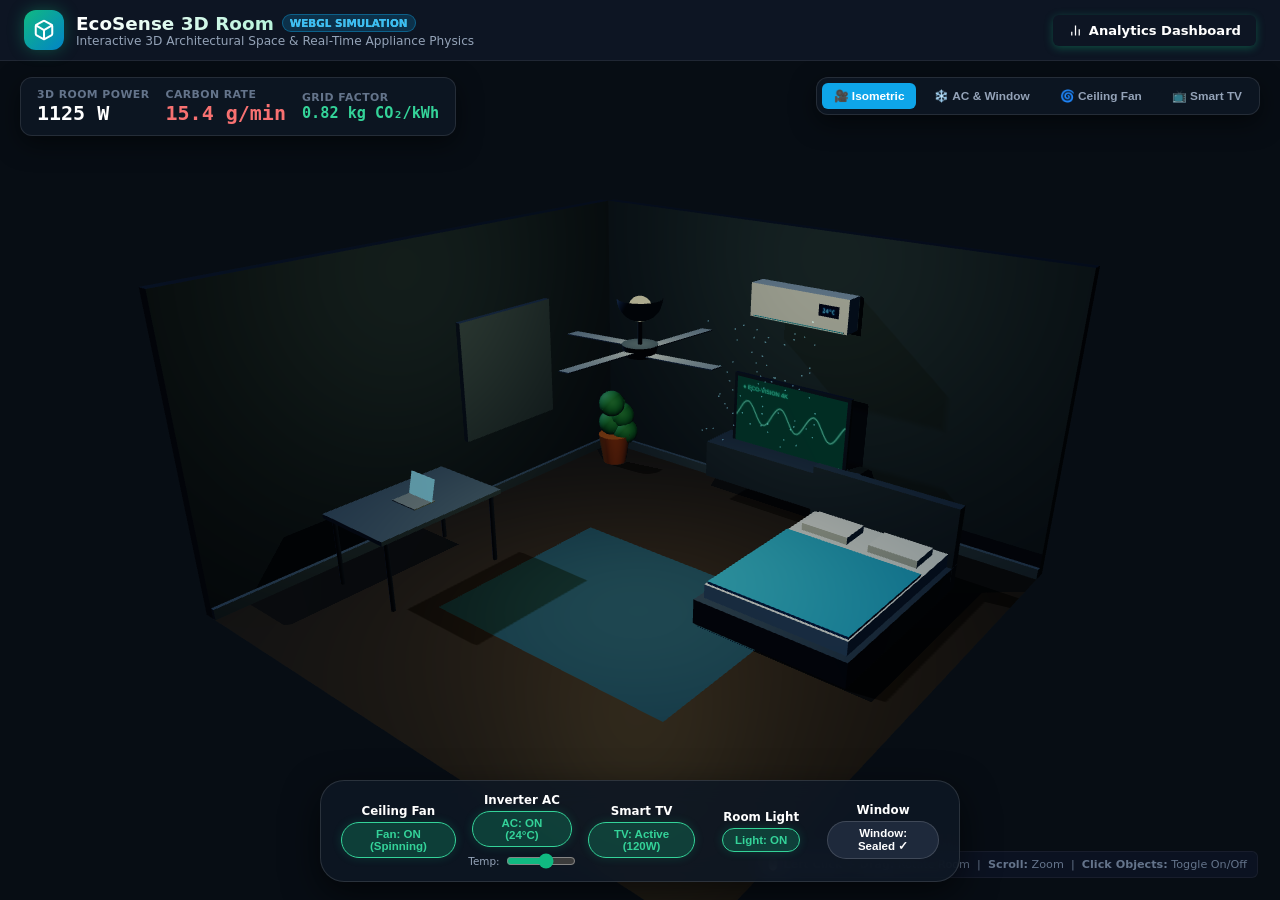
<file: room3d.html>
<!DOCTYPE html>
<html lang="en">
<head>
  <meta charset="UTF-8">
  <meta name="viewport" content="width=device-width, initial-scale=1.0">
  <title>EcoSense — 3D Interactive Smart Room Simulation</title>
  <link rel="stylesheet" href="room3d.css">
  <!-- Local Three.js & OrbitControls for 100% Offline Execution -->
  <script src="three.min.js"></script>
  <script src="OrbitControls.js"></script>
</head>
<body>

  <!-- Top Header Navigation -->
  <header class="header-3d">
    <div class="brand-3d-wrap">
      <div class="brand-3d-icon">
        <svg viewBox="0 0 24 24" fill="none" stroke="currentColor" stroke-width="2.2" stroke-linecap="round" stroke-linejoin="round">
          <path d="M21 16V8a2 2 0 0 0-1-1.73l-7-4a2 2 0 0 0-2 0l-7 4A2 2 0 0 0 3 8v8a2 2 0 0 0 1 1.73l7 4a2 2 0 0 0 2 0l7-4A2 2 0 0 0 21 16z"></path>
          <polyline points="3.27 6.96 12 12.01 20.73 6.96"></polyline>
          <line x1="12" y1="22.08" x2="12" y2="12"></line>
        </svg>
      </div>
      <div class="brand-3d-titles">
        <h1>EcoSense 3D Room <span class="badge-3d">WebGL Simulation</span></h1>
        <p>Interactive 3D Architectural Space & Real-Time Appliance Physics</p>
      </div>
    </div>

    <div class="header-3d-actions">
      <!-- Link to Analytics Dashboard -->
      <a href="index.html" class="btn btn-primary">
        <svg width="15" height="15" viewBox="0 0 24 24" fill="none" stroke="currentColor" stroke-width="2">
          <line x1="18" y1="20" x2="18" y2="10"></line>
          <line x1="12" y1="20" x2="12" y2="4"></line>
          <line x1="6" y1="20" x2="6" y2="14"></line>
        </svg>
        Analytics Dashboard
      </a>
    </div>
  </header>

  <!-- 3D Canvas Main Viewport -->
  <main class="stage-3d-container" id="threeCanvasContainer">

    <!-- Top Floating HUD -->
    <div class="hud-top-bar">
      <!-- Live Energy & Carbon Metrics -->
      <div class="hud-pill-card">
        <div class="hud-item">
          <span class="hud-item-label">3D Room Power</span>
          <span class="hud-item-val" id="hudWatts3d">1,125 W</span>
        </div>
        <div class="hud-item">
          <span class="hud-item-label">Carbon Rate</span>
          <span class="hud-item-val rose" id="hudCarbon3d">15.4 g/min</span>
        </div>
        <div class="hud-item">
          <span class="hud-item-label">Grid Factor</span>
          <span class="hud-item-val green" style="font-size:0.95rem;">0.82 kg CO₂/kWh</span>
        </div>
      </div>

      <!-- Quick Camera View Presets -->
      <div class="camera-views-tray">
        <button id="camBtnIso" class="camera-btn active" onclick="setCameraView3D('Iso')">🎥 Isometric</button>
        <button id="camBtnAC" class="camera-btn" onclick="setCameraView3D('AC')">❄️ AC & Window</button>
        <button id="camBtnFan" class="camera-btn" onclick="setCameraView3D('Fan')">🌀 Ceiling Fan</button>
        <button id="camBtnTV" class="camera-btn" onclick="setCameraView3D('TV')">📺 Smart TV</button>
      </div>
    </div>

    <!-- Floating 3D Nudge Alert Banner -->
    <div id="nudgeBanner3d" class="nudge-3d-banner">
      <span style="font-size:1.15rem;">⚠️</span>
      <span id="nudgeText3d" style="font-size:0.82rem; font-weight:600; color:#fff;">Energy waste detected in 3D room.</span>
      <button id="nudgeFixBtn3d" class="btn-nudge-fix">Fix Now</button>
    </div>

    <!-- Interactive Appliance Control Dock at Bottom -->
    <div class="dock-3d">
      <!-- Fan Control -->
      <div class="dock-item">
        <span class="dock-item-name">Ceiling Fan</span>
        <button id="btnFan3d" class="dock-switch-btn on" onclick="toggleFan3D()">
          Fan: ON
        </button>
      </div>

      <!-- AC Control -->
      <div class="dock-item">
        <span class="dock-item-name">Inverter AC</span>
        <button id="btnAc3d" class="dock-switch-btn on" onclick="toggleAc3D()">
          AC: ON (24°C)
        </button>
        <div class="dock-ac-slider-wrap">
          <span style="font-size:0.65rem; color:var(--text-sub);">Temp:</span>
          <input type="range" class="dock-ac-slider" min="18" max="28" value="24" onchange="setAcTemp3D(this.value)">
        </div>
      </div>

      <!-- TV Control -->
      <div class="dock-item">
        <span class="dock-item-name">Smart TV</span>
        <button id="btnTv3d" class="dock-switch-btn on" onclick="cycleTv3D()">
          TV: Active
        </button>
      </div>

      <!-- Light Control -->
      <div class="dock-item">
        <span class="dock-item-name">Room Light</span>
        <button id="btnLight3d" class="dock-switch-btn on" onclick="toggleLight3D()">
          Light: ON
        </button>
      </div>

      <!-- Window Control -->
      <div class="dock-item">
        <span class="dock-item-name">Window</span>
        <button id="btnWindow3d" class="dock-switch-btn" onclick="toggleWindow3D()">
          Window: Sealed ✓
        </button>
      </div>
    </div>

    <!-- Mouse Interaction Instructions Hint -->
    <div class="controls-hint">
      🖱️ <strong>Left Click + Drag:</strong> Rotate Room &nbsp;|&nbsp; <strong>Scroll:</strong> Zoom &nbsp;|&nbsp; <strong>Click Objects:</strong> Toggle On/Off
    </div>

    <!-- Floating 3D Hover Tooltip -->
    <div id="tooltip3d" class="tooltip-3d"></div>

  </main>

  <script src="room3d.js"></script>
</body>
</html>
</file>
<file: room3d.css>
/* ==========================================================================
   EcoSense — Working 3D Smart Room Simulation Stylesheet
   Three.js WebGL 3D Room, Raycasting Tooltips, and HUD Overlays
   ========================================================================== */

:root {
  --bg-3d: #070d14;
  --panel-3d: rgba(14, 23, 36, 0.88);
  --border-3d: rgba(56, 189, 248, 0.25);
  
  --emerald-400: #34d399;
  --emerald-500: #10b981;
  --emerald-glow: rgba(16, 185, 129, 0.35);
  
  --sky-400: #38bdf8;
  --sky-500: #0ea5e9;
  
  --amber-400: #fbbf24;
  --rose-400: #f87171;
  --rose-500: #ef4444;
  
  --text-main: #f8fafc;
  --text-sub: #94a3b8;
  --text-muted: #64748b;
  
  --radius-sm: 6px;
  --radius-md: 12px;
  --radius-lg: 18px;
  --radius-xl: 24px;
}

* {
  box-sizing: border-box;
  margin: 0;
  padding: 0;
}

body {
  font-family: 'Segoe UI', system-ui, -apple-system, Roboto, sans-serif;
  background: var(--bg-3d);
  color: var(--text-main);
  min-height: 100vh;
  display: flex;
  flex-direction: column;
  overflow: hidden;
  user-select: none;
}

/* --- Top Header Navigation --- */
.header-3d {
  background: rgba(14, 23, 36, 0.95);
  backdrop-filter: blur(12px);
  -webkit-backdrop-filter: blur(12px);
  border-bottom: 1px solid rgba(255, 255, 255, 0.08);
  padding: 10px 24px;
  display: flex;
  align-items: center;
  justify-content: space-between;
  z-index: 100;
  flex-shrink: 0;
}

.brand-3d-wrap {
  display: flex;
  align-items: center;
  gap: 12px;
}

.brand-3d-icon {
  width: 40px;
  height: 40px;
  border-radius: var(--radius-md);
  background: linear-gradient(135deg, var(--emerald-500), #0284c7);
  display: flex;
  align-items: center;
  justify-content: center;
  box-shadow: 0 0 16px var(--emerald-glow);
}

.brand-3d-icon svg {
  width: 22px;
  height: 22px;
  color: #fff;
}

.brand-3d-titles h1 {
  font-size: 1.15rem;
  font-weight: 700;
  display: flex;
  align-items: center;
  gap: 8px;
  background: linear-gradient(90deg, #ffffff, #6ee7b7);
  -webkit-background-clip: text;
  -webkit-text-fill-color: transparent;
}

.badge-3d {
  font-size: 0.65rem;
  font-weight: 700;
  text-transform: uppercase;
  padding: 2px 7px;
  border-radius: 9999px;
  background: rgba(14, 165, 233, 0.2);
  color: var(--sky-400);
  border: 1px solid rgba(14, 165, 233, 0.4);
  -webkit-text-fill-color: var(--sky-400);
}

.brand-3d-titles p {
  font-size: 0.76rem;
  color: var(--text-sub);
}

.header-3d-actions {
  display: flex;
  align-items: center;
  gap: 10px;
}

.btn {
  display: inline-flex;
  align-items: center;
  gap: 6px;
  padding: 7px 14px;
  border-radius: var(--radius-sm);
  font-size: 0.82rem;
  font-weight: 600;
  cursor: pointer;
  border: 1px solid transparent;
  transition: all 0.2s;
  text-decoration: none;
}

.btn-primary {
  background: linear-gradient(135deg, var(--emerald-500), var(--emerald-600));
  color: #fff;
  box-shadow: 0 2px 8px var(--emerald-glow);
}
.btn-primary:hover {
  background: linear-gradient(135deg, #10b981, #047857);
  transform: translateY(-1px);
}

.btn-outline {
  background: rgba(14, 23, 36, 0.8);
  border-color: rgba(255, 255, 255, 0.15);
  color: var(--text-sub);
}
.btn-outline:hover {
  color: #fff;
  border-color: var(--sky-400);
}

/* --- 3D Viewport Main Stage --- */
.stage-3d-container {
  flex: 1;
  position: relative;
  width: 100%;
  height: 100%;
  overflow: hidden;
  background: radial-gradient(circle at 50% 50%, #0d1a29 0%, #05090f 100%);
}

#threeCanvas {
  width: 100%;
  height: 100%;
  display: block;
}

/* Floating HUD on Top of 3D Scene */
.hud-top-bar {
  position: absolute;
  top: 16px;
  left: 20px;
  right: 20px;
  display: flex;
  justify-content: space-between;
  align-items: flex-start;
  pointer-events: none;
  z-index: 50;
  gap: 16px;
}

.hud-pill-card {
  background: var(--panel-3d);
  backdrop-filter: blur(10px);
  -webkit-backdrop-filter: blur(10px);
  border: 1px solid rgba(255, 255, 255, 0.1);
  border-radius: var(--radius-md);
  padding: 10px 16px;
  pointer-events: auto;
  box-shadow: 0 8px 24px rgba(0, 0, 0, 0.5);
  display: flex;
  align-items: center;
  gap: 16px;
}

.hud-item {
  display: flex;
  flex-direction: column;
}

.hud-item-label {
  font-size: 0.68rem;
  color: var(--text-muted);
  text-transform: uppercase;
  font-weight: 700;
  letter-spacing: 0.04em;
}

.hud-item-val {
  font-size: 1.25rem;
  font-weight: 800;
  color: #fff;
  font-family: monospace;
}

.hud-item-val.green { color: var(--emerald-400); }
.hud-item-val.amber { color: var(--amber-400); }
.hud-item-val.rose { color: var(--rose-400); }

/* Camera View Preset Buttons */
.camera-views-tray {
  display: flex;
  gap: 6px;
  background: var(--panel-3d);
  backdrop-filter: blur(10px);
  border: 1px solid rgba(255, 255, 255, 0.1);
  border-radius: var(--radius-md);
  padding: 5px;
  pointer-events: auto;
  box-shadow: 0 8px 24px rgba(0, 0, 0, 0.5);
}

.camera-btn {
  background: transparent;
  border: none;
  color: var(--text-sub);
  padding: 6px 12px;
  border-radius: var(--radius-sm);
  font-size: 0.74rem;
  font-weight: 700;
  cursor: pointer;
  transition: all 0.15s;
}
.camera-btn:hover {
  color: #fff;
  background: rgba(255, 255, 255, 0.08);
}
.camera-btn.active {
  background: var(--sky-500);
  color: #fff;
}

/* Floating Nudge Alert Banner inside 3D Scene */
.nudge-3d-banner {
  position: absolute;
  top: 80px;
  left: 50%;
  transform: translateX(-50%);
  background: rgba(239, 68, 68, 0.2);
  backdrop-filter: blur(10px);
  border: 1px solid rgba(239, 68, 68, 0.6);
  border-left: 5px solid var(--rose-500);
  border-radius: var(--radius-md);
  padding: 10px 18px;
  display: none;
  align-items: center;
  gap: 14px;
  z-index: 60;
  box-shadow: 0 8px 24px rgba(239, 68, 68, 0.25);
  animation: slideDown3d 0.3s ease-out;
  pointer-events: auto;
}

.nudge-3d-banner.active {
  display: flex;
}

@keyframes slideDown3d {
  from { opacity: 0; transform: translate(-50%, -10px); }
  to { opacity: 1; transform: translate(-50%, 0); }
}

.btn-nudge-fix {
  background: var(--emerald-500);
  color: #fff;
  border: none;
  padding: 6px 12px;
  border-radius: var(--radius-sm);
  font-size: 0.76rem;
  font-weight: 700;
  cursor: pointer;
  white-space: nowrap;
}
.btn-nudge-fix:hover {
  background: var(--emerald-400);
}

/* Interactive Appliance Control Dock at Bottom */
.dock-3d {
  position: absolute;
  bottom: 18px;
  left: 50%;
  transform: translateX(-50%);
  background: var(--panel-3d);
  backdrop-filter: blur(12px);
  -webkit-backdrop-filter: blur(12px);
  border: 1px solid rgba(255, 255, 255, 0.12);
  border-radius: var(--radius-xl);
  padding: 12px 20px;
  display: flex;
  align-items: center;
  gap: 16px;
  z-index: 50;
  box-shadow: 0 12px 36px rgba(0, 0, 0, 0.6);
  max-width: 95vw;
  overflow-x: auto;
}

.dock-item {
  display: flex;
  flex-direction: column;
  align-items: center;
  gap: 4px;
  min-width: 100px;
}

.dock-item-name {
  font-size: 0.74rem;
  font-weight: 700;
  color: #fff;
}

.dock-item-watts {
  font-size: 0.68rem;
  color: var(--text-muted);
  font-family: monospace;
}

.dock-switch-btn {
  background: #1e293b;
  border: 1px solid rgba(255, 255, 255, 0.15);
  color: #fff;
  padding: 5px 12px;
  border-radius: 9999px;
  font-size: 0.72rem;
  font-weight: 700;
  cursor: pointer;
  transition: all 0.2s;
  display: inline-flex;
  align-items: center;
  gap: 5px;
}

.dock-switch-btn.on {
  background: rgba(16, 185, 129, 0.25);
  border-color: var(--emerald-400);
  color: var(--emerald-400);
  box-shadow: 0 0 10px rgba(16, 185, 129, 0.2);
}

.dock-switch-btn.standby {
  background: rgba(245, 158, 11, 0.25);
  border-color: var(--amber-400);
  color: var(--amber-400);
}

.dock-switch-btn:hover {
  transform: translateY(-1px);
}

/* AC Slider in Dock */
.dock-ac-slider-wrap {
  display: flex;
  align-items: center;
  gap: 6px;
  margin-top: 2px;
}

.dock-ac-slider {
  width: 70px;
  accent-color: var(--emerald-500);
  cursor: pointer;
}

/* 3D Hover Tooltip */
.tooltip-3d {
  position: absolute;
  background: rgba(15, 23, 42, 0.95);
  backdrop-filter: blur(6px);
  border: 1px solid var(--sky-400);
  border-radius: var(--radius-sm);
  padding: 6px 12px;
  font-size: 0.75rem;
  color: #fff;
  pointer-events: none;
  z-index: 100;
  box-shadow: 0 6px 16px rgba(0, 0, 0, 0.6);
  display: none;
  transform: translate(-50%, -120%);
  white-space: nowrap;
}

/* Mouse Instructions Hint */
.controls-hint {
  position: absolute;
  bottom: 22px;
  right: 22px;
  font-size: 0.7rem;
  color: var(--text-muted);
  background: rgba(15, 23, 42, 0.6);
  padding: 6px 10px;
  border-radius: var(--radius-sm);
  border: 1px solid rgba(255, 255, 255, 0.05);
  pointer-events: none;
  z-index: 40;
}
</file>
